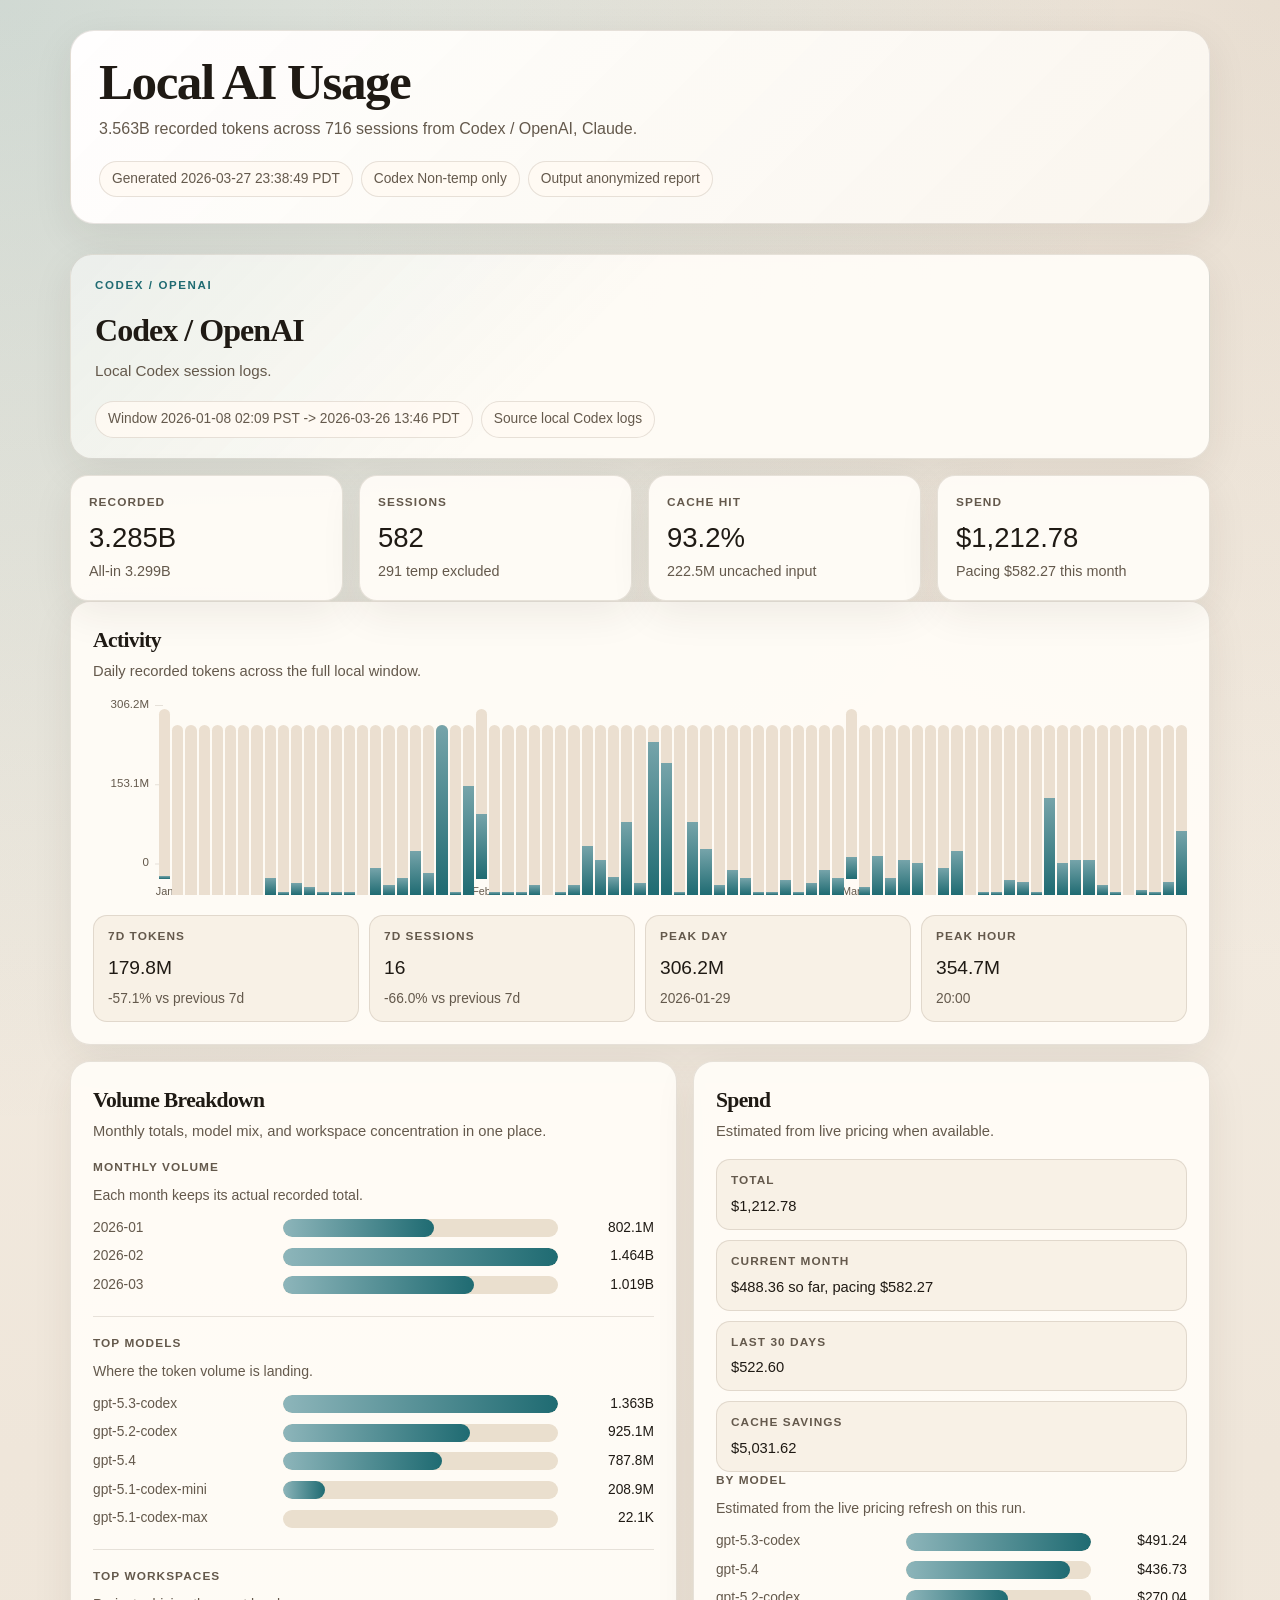
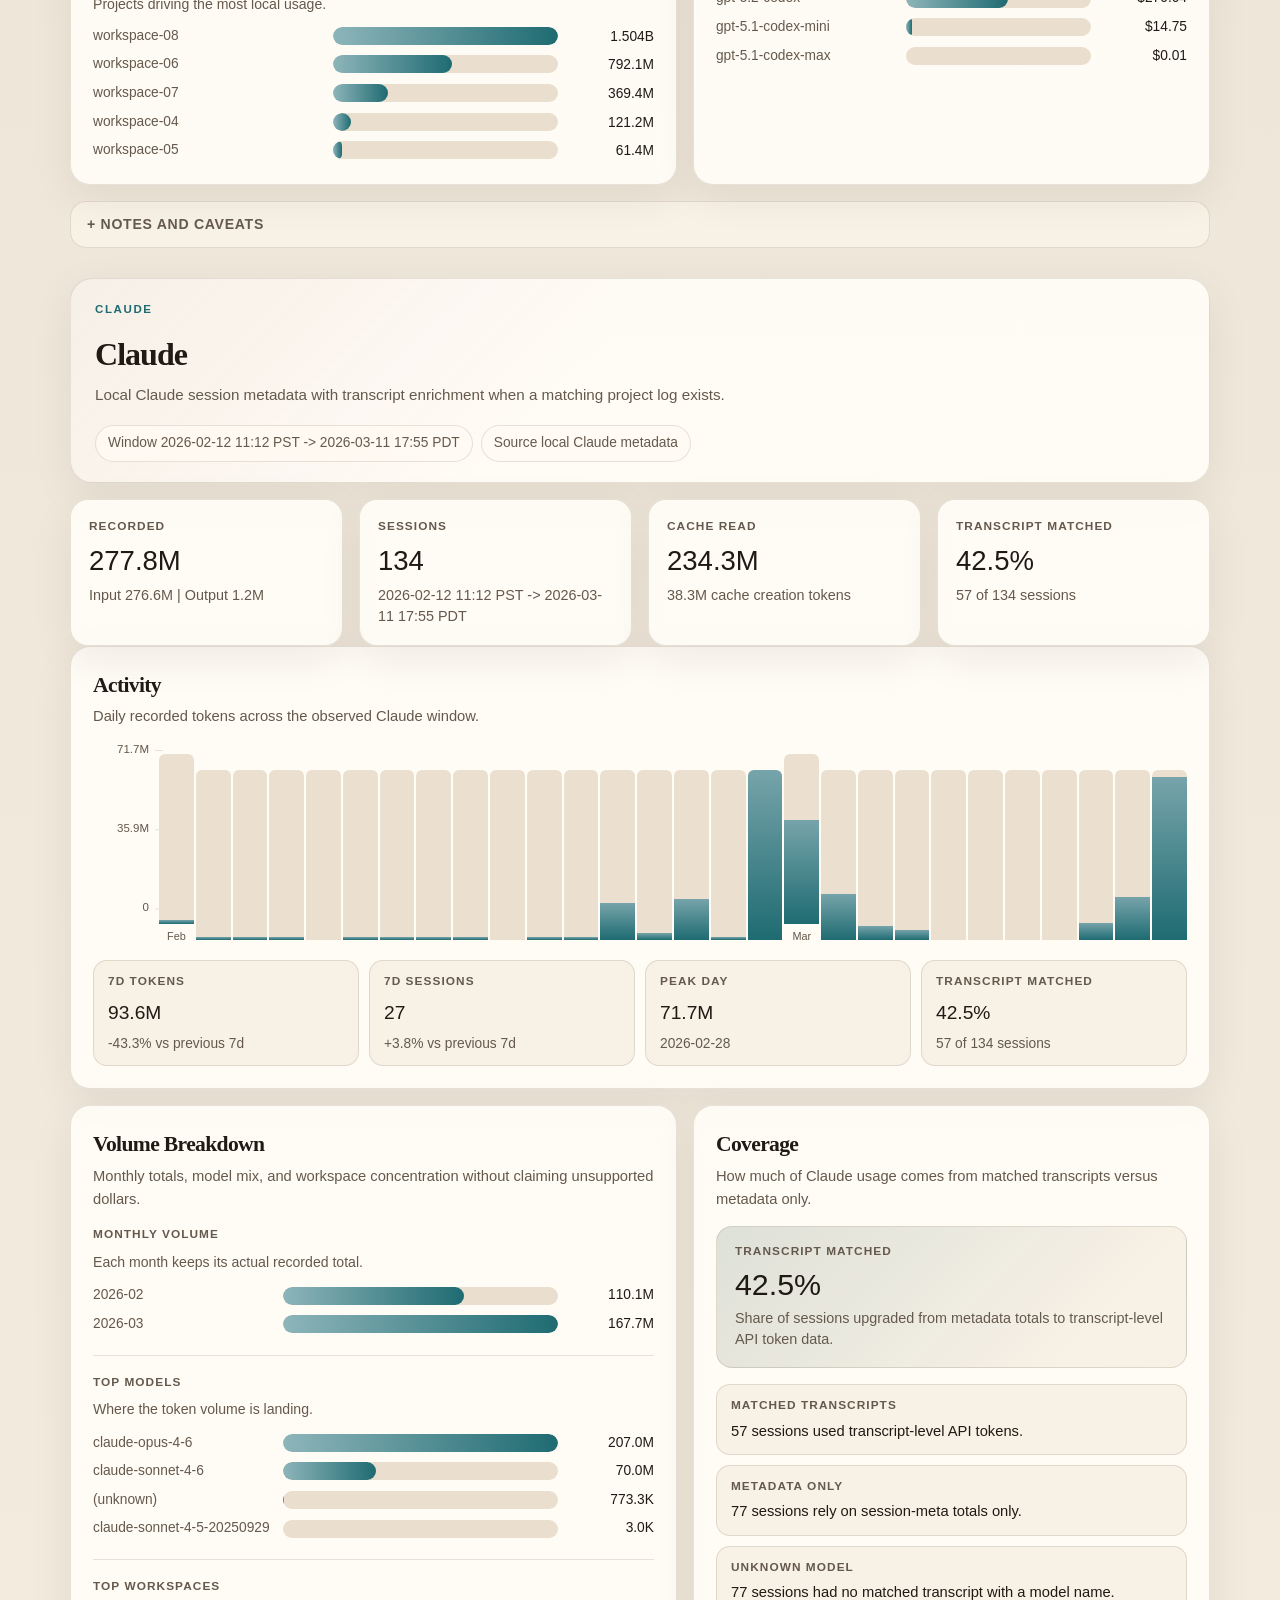
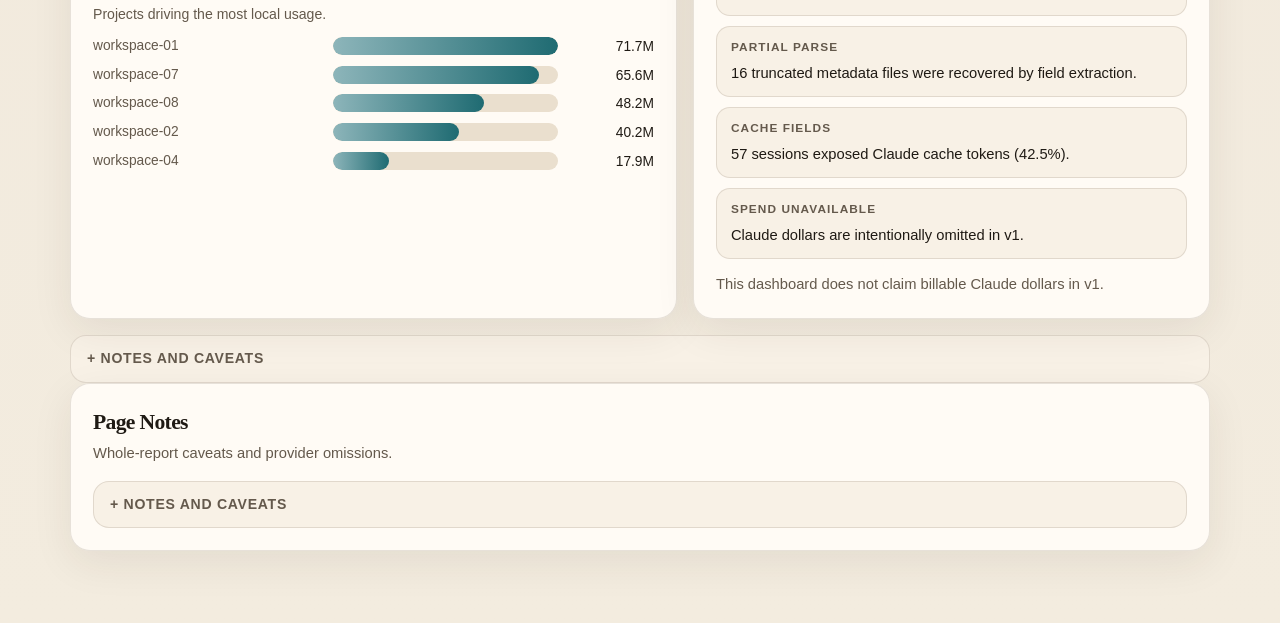
<file: index.html>
<!doctype html>
<html lang="en">
<head>
<meta charset="utf-8">
<meta name="viewport" content="width=device-width,initial-scale=1">
<title>Local AI Usage Dashboard</title>
<style>
:root { --bg:#efe6da; --panel:rgba(255,252,247,.94); --panel-strong:#f8f1e6; --text:#1f1a14; --muted:#64594c; --border:rgba(86,67,44,.14); --accent:#1f6b72; --accent-soft:rgba(31,107,114,.12); --accent-claude:#8b6844; --shadow:0 12px 40px rgba(55,39,25,.08); }
* { box-sizing:border-box; }
body { margin:0; background:radial-gradient(circle at top left, rgba(31,107,114,.18), transparent 28%), radial-gradient(circle at top right, rgba(139,104,68,.14), transparent 24%), linear-gradient(180deg, #f7f1e8 0%, var(--bg) 38%, #f3ecdf 100%); color:var(--text); font-family:"Avenir Next","Segoe UI","Helvetica Neue",sans-serif; font-size:15px; line-height:1.5; }
h1, h2, h3 { font-family:"Iowan Old Style","Palatino Linotype","Book Antiqua",serif; font-weight:600; letter-spacing:-.03em; margin:0; }
p { margin:0; }
code { font-family:"SFMono-Regular",Menlo,Consolas,monospace; font-size:.9em; background:#efe6da; padding:.12rem .34rem; border-radius:4px; }
.page { max-width:1180px; margin:0 auto; padding:30px 20px 72px; }
.hero { border:1px solid var(--border); border-radius:24px; background:linear-gradient(135deg, rgba(255,255,255,.9), rgba(250,245,237,.96)), var(--panel); box-shadow:var(--shadow); padding:26px 28px; }
.eyebrow { color:var(--accent); font-size:.72rem; font-weight:700; letter-spacing:.14em; text-transform:uppercase; margin-bottom:12px; }
.hero h1 { font-size:clamp(2.2rem, 4vw, 3.8rem); line-height:.96; max-width:700px; }
.hero-lede { color:var(--muted); font-size:1rem; line-height:1.65; max-width:760px; margin-top:10px; }
.hero-meta, .provider-pills { display:flex; flex-wrap:wrap; gap:8px; margin-top:18px; }
.pill { padding:7px 12px; border-radius:999px; border:1px solid var(--border); background:rgba(255,250,243,.86); color:var(--muted); font-size:.86rem; }
.metric-card, .panel { border:1px solid var(--border); background:var(--panel); box-shadow:var(--shadow); }
.metric-title, .trend-label, .block-title, .summary-item strong, .spotlight-label { color:var(--muted); font-size:.74rem; font-weight:700; letter-spacing:.09em; text-transform:uppercase; }
.provider-header { margin-top:30px; border:1px solid var(--border); border-radius:22px; background:var(--panel); box-shadow:var(--shadow); padding:22px 24px 20px; }
.provider-header-openai { background:linear-gradient(135deg, rgba(31,107,114,.08), transparent 45%), var(--panel); }
.provider-header-claude { background:linear-gradient(135deg, rgba(139,104,68,.08), transparent 45%), var(--panel); }
.provider-title { font-size:2rem; margin-bottom:6px; }
.provider-subtitle { color:var(--muted); max-width:900px; font-size:.95rem; }
.grid { display:grid; gap:16px; margin-top:16px; }
.metrics { grid-template-columns:repeat(4, minmax(0,1fr)); }
.two-up { grid-template-columns:minmax(0,1.08fr) minmax(0,.92fr); }
.metric-card { border-radius:18px; padding:18px; min-height:118px; }
.metric-value { font-size:1.72rem; line-height:1; margin-top:12px; }
.metric-detail { color:var(--muted); font-size:.9rem; line-height:1.45; margin-top:10px; }
.panel { border-radius:20px; padding:22px; }
.panel-full { grid-column:1 / -1; }
.panel-header { margin-bottom:16px; }
.panel-title { font-size:1.35rem; }
.panel-subtitle { color:var(--muted); font-size:.92rem; line-height:1.55; margin-top:4px; }
.panel-block + .panel-block { margin-top:20px; padding-top:18px; border-top:1px solid var(--border); }
.block-subtitle { color:var(--muted); font-size:.88rem; line-height:1.5; margin:8px 0 12px; }
.spotlight { padding:16px 18px; border:1px solid var(--border); border-radius:16px; background:linear-gradient(135deg, var(--accent-soft), transparent 80%), var(--panel-strong); margin-bottom:16px; }
.spotlight-value { font-size:1.9rem; line-height:1; margin-top:8px; }
.spotlight-detail { color:var(--muted); font-size:.9rem; line-height:1.5; margin-top:8px; }
.summary-list { display:grid; gap:10px; }
.summary-item { display:grid; gap:5px; padding:12px 14px; border:1px solid var(--border); border-radius:14px; background:var(--panel-strong); }
.summary-item span { font-size:.92rem; line-height:1.5; }
.series-shell { display:grid; grid-template-columns:56px 1fr; gap:10px; align-items:start; }
.series-axis { position:relative; height:170px; }
.axis-tick { position:absolute; right:0; color:var(--muted); font-size:.72rem; line-height:1; }
.axis-tick::after { content:""; position:absolute; top:50%; left:calc(100% + 6px); width:8px; border-top:1px solid var(--border); }
.series-plot { min-width:0; }
.full-series-chart { display:grid; gap:2px; align-items:end; height:200px; }
.series-col { display:flex; flex-direction:column; align-items:center; justify-content:flex-end; gap:4px; min-width:0; }
.series-bar { position:relative; width:100%; height:170px; border-radius:6px 6px 0 0; background:#ebdfd0; overflow:hidden; }
.series-fill { position:absolute; inset:auto 0 0; width:100%; background:linear-gradient(180deg, #76a4aa 0%, var(--accent) 100%); }
.series-label { color:var(--muted); font-size:.68rem; font-variant-numeric:tabular-nums; }
.trend-grid { display:grid; grid-template-columns:repeat(4, minmax(0,1fr)); gap:10px; margin-top:16px; }
.trend-stat { padding:12px 14px; border:1px solid var(--border); border-radius:14px; background:var(--panel-strong); }
.trend-value { font-size:1.2rem; margin-top:8px; }
.trend-detail { color:var(--muted); font-size:.86rem; line-height:1.45; margin-top:6px; }
.hbar-chart { display:grid; gap:8px; }
.hbar-row { display:grid; grid-template-columns:180px 1fr 86px; gap:10px; align-items:center; }
.hbar-label, .hbar-value { font-size:.86rem; font-variant-numeric:tabular-nums; }
.hbar-label { color:var(--muted); white-space:nowrap; overflow:hidden; text-overflow:ellipsis; }
.workspace-row { grid-template-columns:230px 1fr 86px; align-items:start; }
.workspace-row .hbar-label { white-space:normal; overflow:visible; text-overflow:clip; line-height:1.35; }
.hbar-track { height:18px; border-radius:999px; background:#eadfce; overflow:hidden; }
.hbar-fill { height:100%; border-radius:999px; background:linear-gradient(90deg, #8db5ba 0%, var(--accent) 100%); }
.hbar-value { text-align:right; }
.muted-note { color:var(--muted); font-size:.92rem; line-height:1.6; }
.notes-details { margin-top:16px; border:1px solid var(--border); border-radius:16px; background:var(--panel-strong); overflow:hidden; }
.notes-summary { cursor:pointer; padding:12px 16px; color:var(--muted); font-size:.88rem; font-weight:700; letter-spacing:.05em; text-transform:uppercase; list-style:none; }
.notes-summary::-webkit-details-marker { display:none; }
.notes-summary::before { content:"+ "; }
details[open] .notes-summary::before { content:"- "; }
.notes-list { margin:0; padding:4px 18px 16px 32px; display:grid; gap:8px; }
.note-item { color:var(--muted); font-size:.9rem; line-height:1.55; }
@media (max-width:1040px) { .two-up { grid-template-columns:1fr; } .metrics, .trend-grid { grid-template-columns:repeat(2, minmax(0,1fr)); } }
@media (max-width:760px) { .page { padding:16px 12px 48px; } .hero, .provider-header, .panel { padding:18px; } .metrics, .trend-grid { grid-template-columns:1fr; } .series-shell { grid-template-columns:40px 1fr; gap:8px; } .hbar-row, .workspace-row { grid-template-columns:110px 1fr 72px; } .full-series-chart { height:160px; } .series-axis, .series-bar { height:132px; } .hero h1 { font-size:2.5rem; } }
</style>
</head>
<body>
<main class="page">
<section class="hero">
<h1>Local AI Usage</h1>
<p class="hero-lede">3.563B recorded tokens across 716 sessions from Codex / OpenAI, Claude.</p>
<div class="hero-meta">
<div class="pill">Generated 2026-03-27 23:38:49 PDT</div>
<div class="pill">Codex Non-temp only</div>
<div class="pill">Output anonymized report</div>
</div>
</section>
<section class="provider-header provider-header-openai"><div class="eyebrow">Codex / OpenAI</div><h2 class="provider-title">Codex / OpenAI</h2><p class="provider-subtitle">Local Codex session logs.</p><div class="provider-pills"><div class="pill">Window 2026-01-08 02:09 PST -> 2026-03-26 13:46 PDT</div><div class="pill">Source local Codex logs</div></div></section>
<div class="grid metrics"><article class="metric-card"><div class="metric-title">Recorded</div><div class="metric-value">3.285B</div><div class="metric-detail">All-in 3.299B</div></article><article class="metric-card"><div class="metric-title">Sessions</div><div class="metric-value">582</div><div class="metric-detail">291 temp excluded</div></article><article class="metric-card"><div class="metric-title">Cache hit</div><div class="metric-value">93.2%</div><div class="metric-detail">222.5M uncached input</div></article><article class="metric-card"><div class="metric-title">Spend</div><div class="metric-value">$1,212.78</div><div class="metric-detail">Pacing $582.27 this month</div></article></div>
<article class="panel panel-full"><div class="panel-header"><h2 class="panel-title">Activity</h2><p class="panel-subtitle">Daily recorded tokens across the full local window.</p></div><div class="series-shell"><div class="series-axis"><div class="axis-tick" style="top:0%;transform:translateY(0)">306.2M</div><div class="axis-tick" style="top:50%;transform:translateY(-50%)">153.1M</div><div class="axis-tick" style="top:100%;transform:translateY(-100%)">0</div></div><div class="series-plot"><div class="full-series-chart" style="grid-template-columns:repeat(78,minmax(0,1fr))"><div class="series-col" title="2026-01-08: 22.1K"><div class="series-bar"><div class="series-fill" style="height:2%"></div></div><div class="series-label">Jan</div></div><div class="series-col" title="2026-01-09: 0"><div class="series-bar"></div><div class="series-label"></div></div><div class="series-col" title="2026-01-10: 0"><div class="series-bar"></div><div class="series-label"></div></div><div class="series-col" title="2026-01-11: 0"><div class="series-bar"></div><div class="series-label"></div></div><div class="series-col" title="2026-01-12: 0"><div class="series-bar"></div><div class="series-label"></div></div><div class="series-col" title="2026-01-13: 0"><div class="series-bar"></div><div class="series-label"></div></div><div class="series-col" title="2026-01-14: 0"><div class="series-bar"></div><div class="series-label"></div></div><div class="series-col" title="2026-01-15: 0"><div class="series-bar"></div><div class="series-label"></div></div><div class="series-col" title="2026-01-16: 31.0M"><div class="series-bar"><div class="series-fill" style="height:10%"></div></div><div class="series-label"></div></div><div class="series-col" title="2026-01-17: 4.8M"><div class="series-bar"><div class="series-fill" style="height:2%"></div></div><div class="series-label"></div></div><div class="series-col" title="2026-01-18: 20.6M"><div class="series-bar"><div class="series-fill" style="height:7%"></div></div><div class="series-label"></div></div><div class="series-col" title="2026-01-19: 16.6M"><div class="series-bar"><div class="series-fill" style="height:5%"></div></div><div class="series-label"></div></div><div class="series-col" title="2026-01-20: 3.1M"><div class="series-bar"><div class="series-fill" style="height:2%"></div></div><div class="series-label"></div></div><div class="series-col" title="2026-01-21: 4.9M"><div class="series-bar"><div class="series-fill" style="height:2%"></div></div><div class="series-label"></div></div><div class="series-col" title="2026-01-22: 1.2M"><div class="series-bar"><div class="series-fill" style="height:2%"></div></div><div class="series-label"></div></div><div class="series-col" title="2026-01-23: 0"><div class="series-bar"></div><div class="series-label"></div></div><div class="series-col" title="2026-01-24: 48.8M"><div class="series-bar"><div class="series-fill" style="height:16%"></div></div><div class="series-label"></div></div><div class="series-col" title="2026-01-25: 19.2M"><div class="series-bar"><div class="series-fill" style="height:6%"></div></div><div class="series-label"></div></div><div class="series-col" title="2026-01-26: 30.9M"><div class="series-bar"><div class="series-fill" style="height:10%"></div></div><div class="series-label"></div></div><div class="series-col" title="2026-01-27: 79.3M"><div class="series-bar"><div class="series-fill" style="height:26%"></div></div><div class="series-label"></div></div><div class="series-col" title="2026-01-28: 38.9M"><div class="series-bar"><div class="series-fill" style="height:13%"></div></div><div class="series-label"></div></div><div class="series-col" title="2026-01-29: 306.2M"><div class="series-bar"><div class="series-fill" style="height:100%"></div></div><div class="series-label"></div></div><div class="series-col" title="2026-01-30: 1.5M"><div class="series-bar"><div class="series-fill" style="height:2%"></div></div><div class="series-label"></div></div><div class="series-col" title="2026-01-31: 195.1M"><div class="series-bar"><div class="series-fill" style="height:64%"></div></div><div class="series-label"></div></div><div class="series-col" title="2026-02-01: 116.7M"><div class="series-bar"><div class="series-fill" style="height:38%"></div></div><div class="series-label">Feb</div></div><div class="series-col" title="2026-02-02: 3.4M"><div class="series-bar"><div class="series-fill" style="height:2%"></div></div><div class="series-label"></div></div><div class="series-col" title="2026-02-03: 1.3M"><div class="series-bar"><div class="series-fill" style="height:2%"></div></div><div class="series-label"></div></div><div class="series-col" title="2026-02-04: 2.1M"><div class="series-bar"><div class="series-fill" style="height:2%"></div></div><div class="series-label"></div></div><div class="series-col" title="2026-02-05: 17.5M"><div class="series-bar"><div class="series-fill" style="height:6%"></div></div><div class="series-label"></div></div><div class="series-col" title="2026-02-06: 0"><div class="series-bar"></div><div class="series-label"></div></div><div class="series-col" title="2026-02-07: 1.1M"><div class="series-bar"><div class="series-fill" style="height:2%"></div></div><div class="series-label"></div></div><div class="series-col" title="2026-02-08: 19.3M"><div class="series-bar"><div class="series-fill" style="height:6%"></div></div><div class="series-label"></div></div><div class="series-col" title="2026-02-09: 89.7M"><div class="series-bar"><div class="series-fill" style="height:29%"></div></div><div class="series-label"></div></div><div class="series-col" title="2026-02-10: 65.1M"><div class="series-bar"><div class="series-fill" style="height:21%"></div></div><div class="series-label"></div></div><div class="series-col" title="2026-02-11: 32.4M"><div class="series-bar"><div class="series-fill" style="height:11%"></div></div><div class="series-label"></div></div><div class="series-col" title="2026-02-12: 131.9M"><div class="series-bar"><div class="series-fill" style="height:43%"></div></div><div class="series-label"></div></div><div class="series-col" title="2026-02-13: 20.5M"><div class="series-bar"><div class="series-fill" style="height:7%"></div></div><div class="series-label"></div></div><div class="series-col" title="2026-02-14: 274.4M"><div class="series-bar"><div class="series-fill" style="height:90%"></div></div><div class="series-label"></div></div><div class="series-col" title="2026-02-15: 240.4M"><div class="series-bar"><div class="series-fill" style="height:78%"></div></div><div class="series-label"></div></div><div class="series-col" title="2026-02-16: 2.5M"><div class="series-bar"><div class="series-fill" style="height:2%"></div></div><div class="series-label"></div></div><div class="series-col" title="2026-02-17: 130.7M"><div class="series-bar"><div class="series-fill" style="height:43%"></div></div><div class="series-label"></div></div><div class="series-col" title="2026-02-18: 83.0M"><div class="series-bar"><div class="series-fill" style="height:27%"></div></div><div class="series-label"></div></div><div class="series-col" title="2026-02-19: 18.4M"><div class="series-bar"><div class="series-fill" style="height:6%"></div></div><div class="series-label"></div></div><div class="series-col" title="2026-02-20: 45.9M"><div class="series-bar"><div class="series-fill" style="height:15%"></div></div><div class="series-label"></div></div><div class="series-col" title="2026-02-21: 30.3M"><div class="series-bar"><div class="series-fill" style="height:10%"></div></div><div class="series-label"></div></div><div class="series-col" title="2026-02-22: 3.8M"><div class="series-bar"><div class="series-fill" style="height:2%"></div></div><div class="series-label"></div></div><div class="series-col" title="2026-02-23: 5.3M"><div class="series-bar"><div class="series-fill" style="height:2%"></div></div><div class="series-label"></div></div><div class="series-col" title="2026-02-24: 26.1M"><div class="series-bar"><div class="series-fill" style="height:9%"></div></div><div class="series-label"></div></div><div class="series-col" title="2026-02-25: 5.9M"><div class="series-bar"><div class="series-fill" style="height:2%"></div></div><div class="series-label"></div></div><div class="series-col" title="2026-02-26: 20.9M"><div class="series-bar"><div class="series-fill" style="height:7%"></div></div><div class="series-label"></div></div><div class="series-col" title="2026-02-27: 45.0M"><div class="series-bar"><div class="series-fill" style="height:15%"></div></div><div class="series-label"></div></div><div class="series-col" title="2026-02-28: 31.0M"><div class="series-bar"><div class="series-fill" style="height:10%"></div></div><div class="series-label"></div></div><div class="series-col" title="2026-03-01: 39.5M"><div class="series-bar"><div class="series-fill" style="height:13%"></div></div><div class="series-label">Mar</div></div><div class="series-col" title="2026-03-02: 15.2M"><div class="series-bar"><div class="series-fill" style="height:5%"></div></div><div class="series-label"></div></div><div class="series-col" title="2026-03-03: 71.7M"><div class="series-bar"><div class="series-fill" style="height:23%"></div></div><div class="series-label"></div></div><div class="series-col" title="2026-03-04: 30.9M"><div class="series-bar"><div class="series-fill" style="height:10%"></div></div><div class="series-label"></div></div><div class="series-col" title="2026-03-05: 63.0M"><div class="series-bar"><div class="series-fill" style="height:21%"></div></div><div class="series-label"></div></div><div class="series-col" title="2026-03-06: 59.7M"><div class="series-bar"><div class="series-fill" style="height:19%"></div></div><div class="series-label"></div></div><div class="series-col" title="2026-03-07: 0"><div class="series-bar"></div><div class="series-label"></div></div><div class="series-col" title="2026-03-08: 49.8M"><div class="series-bar"><div class="series-fill" style="height:16%"></div></div><div class="series-label"></div></div><div class="series-col" title="2026-03-09: 78.2M"><div class="series-bar"><div class="series-fill" style="height:26%"></div></div><div class="series-label"></div></div><div class="series-col" title="2026-03-10: 0"><div class="series-bar"></div><div class="series-label"></div></div><div class="series-col" title="2026-03-11: 7.5M"><div class="series-bar"><div class="series-fill" style="height:2%"></div></div><div class="series-label"></div></div><div class="series-col" title="2026-03-12: 3.9M"><div class="series-bar"><div class="series-fill" style="height:2%"></div></div><div class="series-label"></div></div><div class="series-col" title="2026-03-13: 28.9M"><div class="series-bar"><div class="series-fill" style="height:9%"></div></div><div class="series-label"></div></div><div class="series-col" title="2026-03-14: 24.6M"><div class="series-bar"><div class="series-fill" style="height:8%"></div></div><div class="series-label"></div></div><div class="series-col" title="2026-03-15: 4.9M"><div class="series-bar"><div class="series-fill" style="height:2%"></div></div><div class="series-label"></div></div><div class="series-col" title="2026-03-16: 174.6M"><div class="series-bar"><div class="series-fill" style="height:57%"></div></div><div class="series-label"></div></div><div class="series-col" title="2026-03-17: 57.3M"><div class="series-bar"><div class="series-fill" style="height:19%"></div></div><div class="series-label"></div></div><div class="series-col" title="2026-03-18: 64.4M"><div class="series-bar"><div class="series-fill" style="height:21%"></div></div><div class="series-label"></div></div><div class="series-col" title="2026-03-19: 64.8M"><div class="series-bar"><div class="series-fill" style="height:21%"></div></div><div class="series-label"></div></div><div class="series-col" title="2026-03-20: 18.4M"><div class="series-bar"><div class="series-fill" style="height:6%"></div></div><div class="series-label"></div></div><div class="series-col" title="2026-03-21: 6.7M"><div class="series-bar"><div class="series-fill" style="height:2%"></div></div><div class="series-label"></div></div><div class="series-col" title="2026-03-22: 0"><div class="series-bar"></div><div class="series-label"></div></div><div class="series-col" title="2026-03-23: 8.2M"><div class="series-bar"><div class="series-fill" style="height:3%"></div></div><div class="series-label"></div></div><div class="series-col" title="2026-03-24: 6.7M"><div class="series-bar"><div class="series-fill" style="height:2%"></div></div><div class="series-label"></div></div><div class="series-col" title="2026-03-25: 24.5M"><div class="series-bar"><div class="series-fill" style="height:8%"></div></div><div class="series-label"></div></div><div class="series-col" title="2026-03-26: 115.2M"><div class="series-bar"><div class="series-fill" style="height:38%"></div></div><div class="series-label"></div></div></div></div></div><div class="trend-grid"><div class="trend-stat"><div class="trend-label">7d tokens</div><div class="trend-value">179.8M</div><div class="trend-detail">-57.1% vs previous 7d</div></div><div class="trend-stat"><div class="trend-label">7d sessions</div><div class="trend-value">16</div><div class="trend-detail">-66.0% vs previous 7d</div></div><div class="trend-stat"><div class="trend-label">Peak day</div><div class="trend-value">306.2M</div><div class="trend-detail">2026-01-29</div></div><div class="trend-stat"><div class="trend-label">Peak hour</div><div class="trend-value">354.7M</div><div class="trend-detail">20:00</div></div></div></article>
<div class="grid two-up">
<article class="panel"><div class="panel-header"><h2 class="panel-title">Volume Breakdown</h2><p class="panel-subtitle">Monthly totals, model mix, and workspace concentration in one place.</p></div><section class="panel-block"><div class="block-title">Monthly volume</div><p class="block-subtitle">Each month keeps its actual recorded total.</p><div class="hbar-chart"><div class="hbar-row"><div class="hbar-label" title="2026-01">2026-01</div><div class="hbar-track"><div class="hbar-fill" style="width:54.8%"></div></div><div class="hbar-value">802.1M</div></div><div class="hbar-row"><div class="hbar-label" title="2026-02">2026-02</div><div class="hbar-track"><div class="hbar-fill" style="width:100.0%"></div></div><div class="hbar-value">1.464B</div></div><div class="hbar-row"><div class="hbar-label" title="2026-03">2026-03</div><div class="hbar-track"><div class="hbar-fill" style="width:69.6%"></div></div><div class="hbar-value">1.019B</div></div></div></section><section class="panel-block"><div class="block-title">Top models</div><p class="block-subtitle">Where the token volume is landing.</p><div class="hbar-chart"><div class="hbar-row"><div class="hbar-label" title="gpt-5.3-codex">gpt-5.3-codex</div><div class="hbar-track"><div class="hbar-fill" style="width:100.0%"></div></div><div class="hbar-value">1.363B</div></div><div class="hbar-row"><div class="hbar-label" title="gpt-5.2-codex">gpt-5.2-codex</div><div class="hbar-track"><div class="hbar-fill" style="width:67.9%"></div></div><div class="hbar-value">925.1M</div></div><div class="hbar-row"><div class="hbar-label" title="gpt-5.4">gpt-5.4</div><div class="hbar-track"><div class="hbar-fill" style="width:57.8%"></div></div><div class="hbar-value">787.8M</div></div><div class="hbar-row"><div class="hbar-label" title="gpt-5.1-codex-mini">gpt-5.1-codex-mini</div><div class="hbar-track"><div class="hbar-fill" style="width:15.3%"></div></div><div class="hbar-value">208.9M</div></div><div class="hbar-row"><div class="hbar-label" title="gpt-5.1-codex-max">gpt-5.1-codex-max</div><div class="hbar-track"><div class="hbar-fill" style="width:0.0%"></div></div><div class="hbar-value">22.1K</div></div></div></section><section class="panel-block"><div class="block-title">Top workspaces</div><p class="block-subtitle">Projects driving the most local usage.</p><div class="hbar-chart"><div class="hbar-row workspace-row"><div class="hbar-label" title="workspace-08">workspace-08</div><div class="hbar-track"><div class="hbar-fill" style="width:100.0%"></div></div><div class="hbar-value">1.504B</div></div><div class="hbar-row workspace-row"><div class="hbar-label" title="workspace-06">workspace-06</div><div class="hbar-track"><div class="hbar-fill" style="width:52.7%"></div></div><div class="hbar-value">792.1M</div></div><div class="hbar-row workspace-row"><div class="hbar-label" title="workspace-07">workspace-07</div><div class="hbar-track"><div class="hbar-fill" style="width:24.6%"></div></div><div class="hbar-value">369.4M</div></div><div class="hbar-row workspace-row"><div class="hbar-label" title="workspace-04">workspace-04</div><div class="hbar-track"><div class="hbar-fill" style="width:8.1%"></div></div><div class="hbar-value">121.2M</div></div><div class="hbar-row workspace-row"><div class="hbar-label" title="workspace-05">workspace-05</div><div class="hbar-track"><div class="hbar-fill" style="width:4.1%"></div></div><div class="hbar-value">61.4M</div></div></div></section></article>
<article class="panel"><div class="panel-header"><h2 class="panel-title">Spend</h2><p class="panel-subtitle">Estimated from live pricing when available.</p></div><div class="summary-list"><div class="summary-item"><strong>Total</strong><span>$1,212.78</span></div><div class="summary-item"><strong>Current month</strong><span>$488.36 so far, pacing $582.27</span></div><div class="summary-item"><strong>Last 30 days</strong><span>$522.60</span></div><div class="summary-item"><strong>Cache savings</strong><span>$5,031.62</span></div></div><section class="panel-block"><div class="block-title">By model</div><p class="block-subtitle">Estimated from the live pricing refresh on this run.</p><div class="hbar-chart"><div class="hbar-row"><div class="hbar-label" title="gpt-5.3-codex">gpt-5.3-codex</div><div class="hbar-track"><div class="hbar-fill" style="width:100.0%"></div></div><div class="hbar-value">$491.24</div></div><div class="hbar-row"><div class="hbar-label" title="gpt-5.4">gpt-5.4</div><div class="hbar-track"><div class="hbar-fill" style="width:88.9%"></div></div><div class="hbar-value">$436.73</div></div><div class="hbar-row"><div class="hbar-label" title="gpt-5.2-codex">gpt-5.2-codex</div><div class="hbar-track"><div class="hbar-fill" style="width:55.0%"></div></div><div class="hbar-value">$270.04</div></div><div class="hbar-row"><div class="hbar-label" title="gpt-5.1-codex-mini">gpt-5.1-codex-mini</div><div class="hbar-track"><div class="hbar-fill" style="width:3.0%"></div></div><div class="hbar-value">$14.75</div></div><div class="hbar-row"><div class="hbar-label" title="gpt-5.1-codex-max">gpt-5.1-codex-max</div><div class="hbar-track"><div class="hbar-fill" style="width:0.0%"></div></div><div class="hbar-value">$0.01</div></div></div></section></article>
</div>
<details class="notes-details"><summary class="notes-summary">Notes and caveats</summary><ul class="notes-list"><li class="note-item">Source of truth is the token_count event with the highest input+output sum per session (guards against corrupt trailing events that zero out token fields).</li><li class="note-item">Recorded total is derived from input_tokens + output_tokens; the log&#x27;s total_tokens field is ignored as it can carry a stale offset from resumed sessions.</li><li class="note-item">Temp sessions are identified from ephemeral and pytest temp directories.</li><li class="note-item">Spend is shown only when official OpenAI pricing was refreshed live on the current run.</li><li class="note-item">Spend charges uncached input at the input rate, cached input at the cached-input rate, and output at the published output rate.</li><li class="note-item">Reasoning tokens are shown in the local logs but are not billed as a separate line item in this report because the public pricing pages list input and output rates only.</li><li class="note-item">The long-context spend scenario assumes every gpt-5.4 session crossed the &gt;272K prompt threshold. Real spend is usually lower unless that was common.</li><li class="note-item">Workspace labels were anonymized on this run.</li></ul></details>
<section class="provider-header provider-header-claude"><div class="eyebrow">Claude</div><h2 class="provider-title">Claude</h2><p class="provider-subtitle">Local Claude session metadata with transcript enrichment when a matching project log exists.</p><div class="provider-pills"><div class="pill">Window 2026-02-12 11:12 PST -> 2026-03-11 17:55 PDT</div><div class="pill">Source local Claude metadata</div></div></section>
<div class="grid metrics"><article class="metric-card"><div class="metric-title">Recorded</div><div class="metric-value">277.8M</div><div class="metric-detail">Input 276.6M | Output 1.2M</div></article><article class="metric-card"><div class="metric-title">Sessions</div><div class="metric-value">134</div><div class="metric-detail">2026-02-12 11:12 PST -&gt; 2026-03-11 17:55 PDT</div></article><article class="metric-card"><div class="metric-title">Cache read</div><div class="metric-value">234.3M</div><div class="metric-detail">38.3M cache creation tokens</div></article><article class="metric-card"><div class="metric-title">Transcript matched</div><div class="metric-value">42.5%</div><div class="metric-detail">57 of 134 sessions</div></article></div>
<article class="panel panel-full"><div class="panel-header"><h2 class="panel-title">Activity</h2><p class="panel-subtitle">Daily recorded tokens across the observed Claude window.</p></div><div class="series-shell"><div class="series-axis"><div class="axis-tick" style="top:0%;transform:translateY(0)">71.7M</div><div class="axis-tick" style="top:50%;transform:translateY(-50%)">35.9M</div><div class="axis-tick" style="top:100%;transform:translateY(-100%)">0</div></div><div class="series-plot"><div class="full-series-chart" style="grid-template-columns:repeat(28,minmax(0,1fr))"><div class="series-col" title="2026-02-12: 8.3K"><div class="series-bar"><div class="series-fill" style="height:2%"></div></div><div class="series-label">Feb</div></div><div class="series-col" title="2026-02-13: 32.2K"><div class="series-bar"><div class="series-fill" style="height:2%"></div></div><div class="series-label"></div></div><div class="series-col" title="2026-02-14: 164.5K"><div class="series-bar"><div class="series-fill" style="height:2%"></div></div><div class="series-label"></div></div><div class="series-col" title="2026-02-15: 86.7K"><div class="series-bar"><div class="series-fill" style="height:2%"></div></div><div class="series-label"></div></div><div class="series-col" title="2026-02-16: 0"><div class="series-bar"></div><div class="series-label"></div></div><div class="series-col" title="2026-02-17: 219.0K"><div class="series-bar"><div class="series-fill" style="height:2%"></div></div><div class="series-label"></div></div><div class="series-col" title="2026-02-18: 172.7K"><div class="series-bar"><div class="series-fill" style="height:2%"></div></div><div class="series-label"></div></div><div class="series-col" title="2026-02-19: 48"><div class="series-bar"><div class="series-fill" style="height:2%"></div></div><div class="series-label"></div></div><div class="series-col" title="2026-02-20: 53.6K"><div class="series-bar"><div class="series-fill" style="height:2%"></div></div><div class="series-label"></div></div><div class="series-col" title="2026-02-21: 0"><div class="series-bar"></div><div class="series-label"></div></div><div class="series-col" title="2026-02-22: 34.0K"><div class="series-bar"><div class="series-fill" style="height:2%"></div></div><div class="series-label"></div></div><div class="series-col" title="2026-02-23: 2.2K"><div class="series-bar"><div class="series-fill" style="height:2%"></div></div><div class="series-label"></div></div><div class="series-col" title="2026-02-24: 15.6M"><div class="series-bar"><div class="series-fill" style="height:22%"></div></div><div class="series-label"></div></div><div class="series-col" title="2026-02-25: 2.8M"><div class="series-bar"><div class="series-fill" style="height:4%"></div></div><div class="series-label"></div></div><div class="series-col" title="2026-02-26: 17.5M"><div class="series-bar"><div class="series-fill" style="height:24%"></div></div><div class="series-label"></div></div><div class="series-col" title="2026-02-27: 1.6M"><div class="series-bar"><div class="series-fill" style="height:2%"></div></div><div class="series-label"></div></div><div class="series-col" title="2026-02-28: 71.7M"><div class="series-bar"><div class="series-fill" style="height:100%"></div></div><div class="series-label"></div></div><div class="series-col" title="2026-03-01: 44.0M"><div class="series-bar"><div class="series-fill" style="height:61%"></div></div><div class="series-label">Mar</div></div><div class="series-col" title="2026-03-02: 19.7M"><div class="series-bar"><div class="series-fill" style="height:27%"></div></div><div class="series-label"></div></div><div class="series-col" title="2026-03-03: 5.9M"><div class="series-bar"><div class="series-fill" style="height:8%"></div></div><div class="series-label"></div></div><div class="series-col" title="2026-03-04: 4.5M"><div class="series-bar"><div class="series-fill" style="height:6%"></div></div><div class="series-label"></div></div><div class="series-col" title="2026-03-05: 0"><div class="series-bar"></div><div class="series-label"></div></div><div class="series-col" title="2026-03-06: 0"><div class="series-bar"></div><div class="series-label"></div></div><div class="series-col" title="2026-03-07: 0"><div class="series-bar"></div><div class="series-label"></div></div><div class="series-col" title="2026-03-08: 0"><div class="series-bar"></div><div class="series-label"></div></div><div class="series-col" title="2026-03-09: 7.2M"><div class="series-bar"><div class="series-fill" style="height:10%"></div></div><div class="series-label"></div></div><div class="series-col" title="2026-03-10: 17.8M"><div class="series-bar"><div class="series-fill" style="height:25%"></div></div><div class="series-label"></div></div><div class="series-col" title="2026-03-11: 68.5M"><div class="series-bar"><div class="series-fill" style="height:96%"></div></div><div class="series-label"></div></div></div></div></div><div class="trend-grid"><div class="trend-stat"><div class="trend-label">7d tokens</div><div class="trend-value">93.6M</div><div class="trend-detail">-43.3% vs previous 7d</div></div><div class="trend-stat"><div class="trend-label">7d sessions</div><div class="trend-value">27</div><div class="trend-detail">+3.8% vs previous 7d</div></div><div class="trend-stat"><div class="trend-label">Peak day</div><div class="trend-value">71.7M</div><div class="trend-detail">2026-02-28</div></div><div class="trend-stat"><div class="trend-label">Transcript matched</div><div class="trend-value">42.5%</div><div class="trend-detail">57 of 134 sessions</div></div></div></article>
<div class="grid two-up">
<article class="panel"><div class="panel-header"><h2 class="panel-title">Volume Breakdown</h2><p class="panel-subtitle">Monthly totals, model mix, and workspace concentration without claiming unsupported dollars.</p></div><section class="panel-block"><div class="block-title">Monthly volume</div><p class="block-subtitle">Each month keeps its actual recorded total.</p><div class="hbar-chart"><div class="hbar-row"><div class="hbar-label" title="2026-02">2026-02</div><div class="hbar-track"><div class="hbar-fill" style="width:65.7%"></div></div><div class="hbar-value">110.1M</div></div><div class="hbar-row"><div class="hbar-label" title="2026-03">2026-03</div><div class="hbar-track"><div class="hbar-fill" style="width:100.0%"></div></div><div class="hbar-value">167.7M</div></div></div></section><section class="panel-block"><div class="block-title">Top models</div><p class="block-subtitle">Where the token volume is landing.</p><div class="hbar-chart"><div class="hbar-row"><div class="hbar-label" title="claude-opus-4-6">claude-opus-4-6</div><div class="hbar-track"><div class="hbar-fill" style="width:100.0%"></div></div><div class="hbar-value">207.0M</div></div><div class="hbar-row"><div class="hbar-label" title="claude-sonnet-4-6">claude-sonnet-4-6</div><div class="hbar-track"><div class="hbar-fill" style="width:33.8%"></div></div><div class="hbar-value">70.0M</div></div><div class="hbar-row"><div class="hbar-label" title="(unknown)">(unknown)</div><div class="hbar-track"><div class="hbar-fill" style="width:0.4%"></div></div><div class="hbar-value">773.3K</div></div><div class="hbar-row"><div class="hbar-label" title="claude-sonnet-4-5-20250929">claude-sonnet-4-5-20250929</div><div class="hbar-track"><div class="hbar-fill" style="width:0.0%"></div></div><div class="hbar-value">3.0K</div></div></div></section><section class="panel-block"><div class="block-title">Top workspaces</div><p class="block-subtitle">Projects driving the most local usage.</p><div class="hbar-chart"><div class="hbar-row workspace-row"><div class="hbar-label" title="workspace-01">workspace-01</div><div class="hbar-track"><div class="hbar-fill" style="width:100.0%"></div></div><div class="hbar-value">71.7M</div></div><div class="hbar-row workspace-row"><div class="hbar-label" title="workspace-07">workspace-07</div><div class="hbar-track"><div class="hbar-fill" style="width:91.5%"></div></div><div class="hbar-value">65.6M</div></div><div class="hbar-row workspace-row"><div class="hbar-label" title="workspace-08">workspace-08</div><div class="hbar-track"><div class="hbar-fill" style="width:67.2%"></div></div><div class="hbar-value">48.2M</div></div><div class="hbar-row workspace-row"><div class="hbar-label" title="workspace-02">workspace-02</div><div class="hbar-track"><div class="hbar-fill" style="width:56.1%"></div></div><div class="hbar-value">40.2M</div></div><div class="hbar-row workspace-row"><div class="hbar-label" title="workspace-04">workspace-04</div><div class="hbar-track"><div class="hbar-fill" style="width:24.9%"></div></div><div class="hbar-value">17.9M</div></div></div></section></article>
<article class="panel"><div class="panel-header"><h2 class="panel-title">Coverage</h2><p class="panel-subtitle">How much of Claude usage comes from matched transcripts versus metadata only.</p></div><div class="spotlight"><div class="spotlight-label">Transcript matched</div><div class="spotlight-value">42.5%</div><div class="spotlight-detail">Share of sessions upgraded from metadata totals to transcript-level API token data.</div></div><div class="summary-list"><div class="summary-item"><strong>Matched transcripts</strong><span>57 sessions used transcript-level API tokens.</span></div><div class="summary-item"><strong>Metadata only</strong><span>77 sessions rely on session-meta totals only.</span></div><div class="summary-item"><strong>Unknown model</strong><span>77 sessions had no matched transcript with a model name.</span></div><div class="summary-item"><strong>Partial parse</strong><span>16 truncated metadata files were recovered by field extraction.</span></div><div class="summary-item"><strong>Cache fields</strong><span>57 sessions exposed Claude cache tokens (42.5%).</span></div><div class="summary-item"><strong>Spend Unavailable</strong><span>Claude dollars are intentionally omitted in v1.</span></div></div><p class="muted-note" style="margin-top:14px">This dashboard does not claim billable Claude dollars in v1.</p></article>
</div>
<details class="notes-details"><summary class="notes-summary">Notes and caveats</summary><ul class="notes-list"><li class="note-item">Source of truth is local Claude session metadata, enriched with API-level token data from matched project transcripts when available.</li><li class="note-item">Model identity is the most frequently observed model across all messages in the matched Claude transcript.</li><li class="note-item">Spend is unavailable in v1. This dashboard does not claim billable Claude dollars from local usage alone.</li><li class="note-item">Cache token fields are shown only when the matched Claude transcript exposed them.</li><li class="note-item">57 sessions used API-level tokens from matched transcripts. 77 sessions used session-metadata tokens only (which may undercount actual API consumption).</li><li class="note-item">77 sessions did not have a matching Claude transcript with a model name.</li><li class="note-item">16 sessions had truncated metadata files (JSON write interrupted) and were recovered via field extraction. Their token counts come from session metadata only and may undercount actual API consumption.</li><li class="note-item">Workspace labels were anonymized on this run.</li></ul></details>
<article class="panel"><div class="panel-header"><h2 class="panel-title">Page Notes</h2><p class="panel-subtitle">Whole-report caveats and provider omissions.</p></div><details class="notes-details"><summary class="notes-summary">Notes and caveats</summary><ul class="notes-list"><li class="note-item">Workspace labels were anonymized on this run with placeholders from workspace-01 to workspace-08.</li></ul></details></article>
</main>
</body>
</html>
</file>
